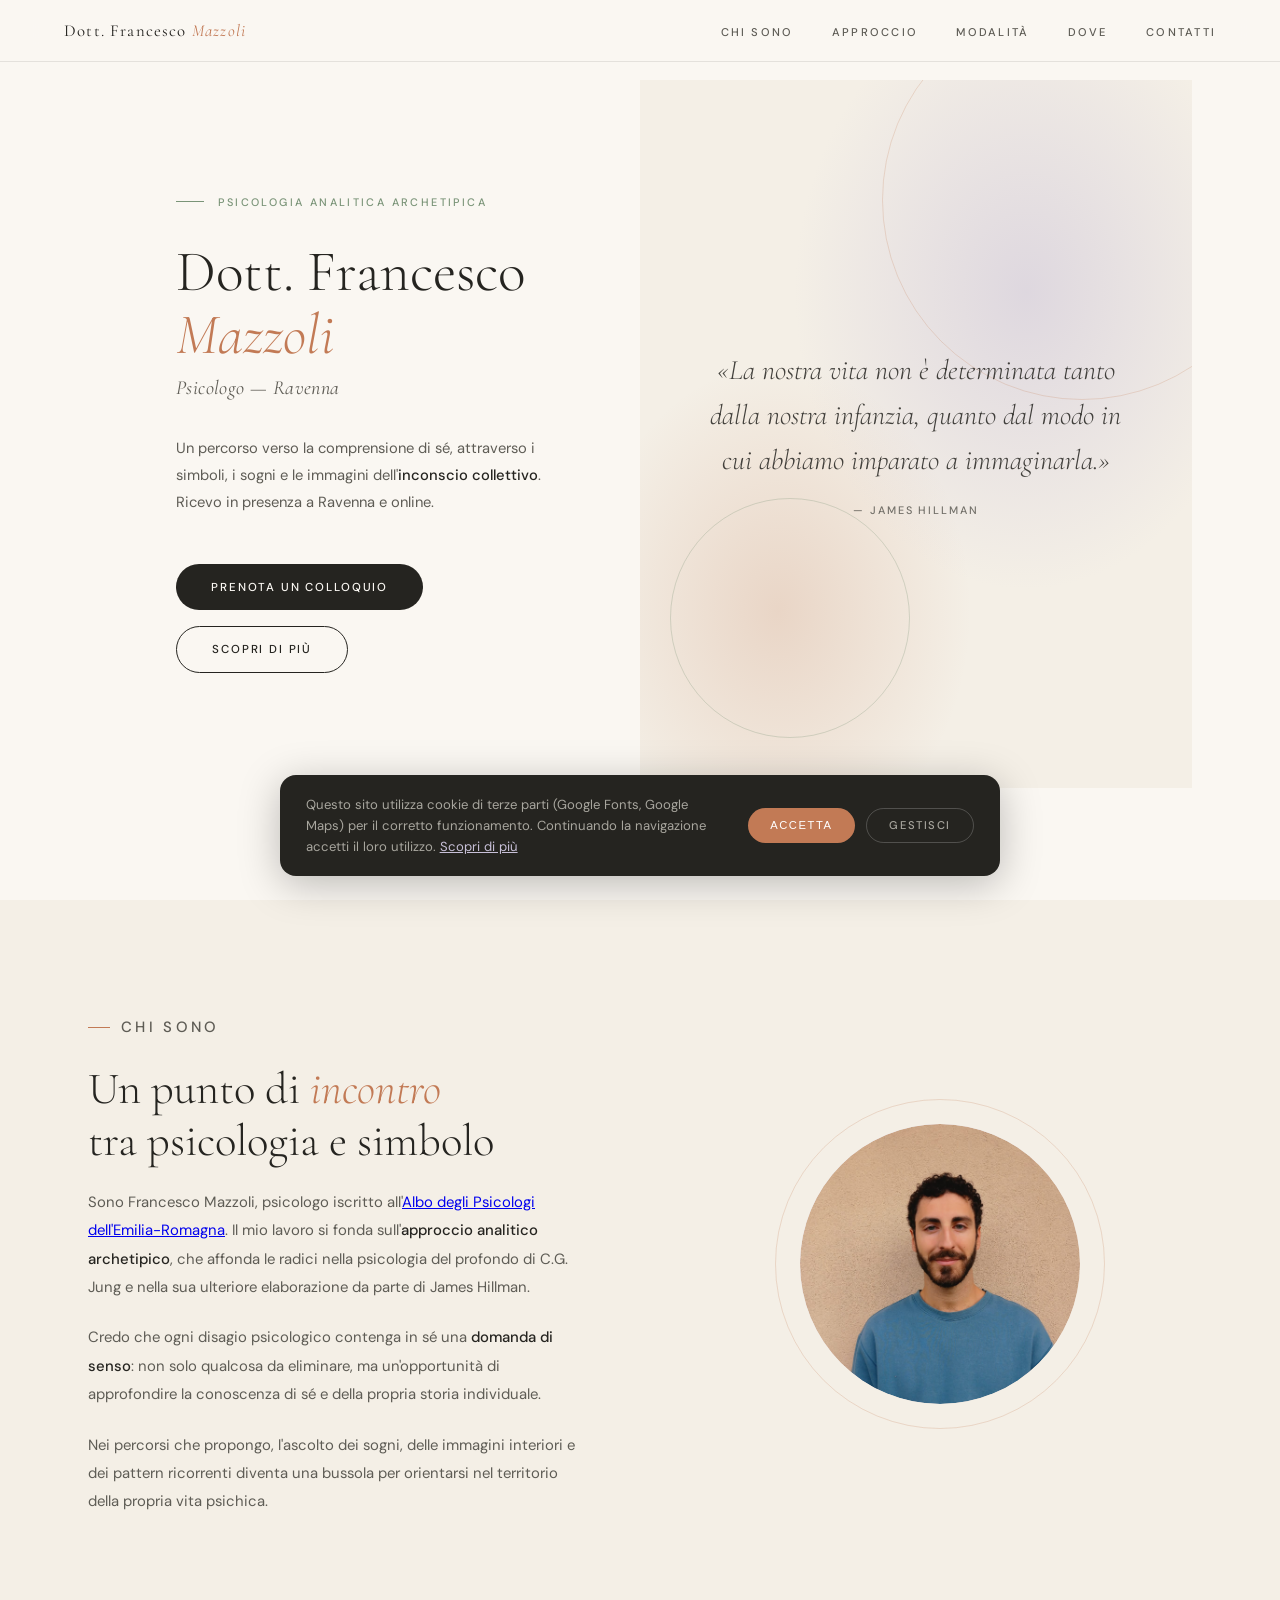
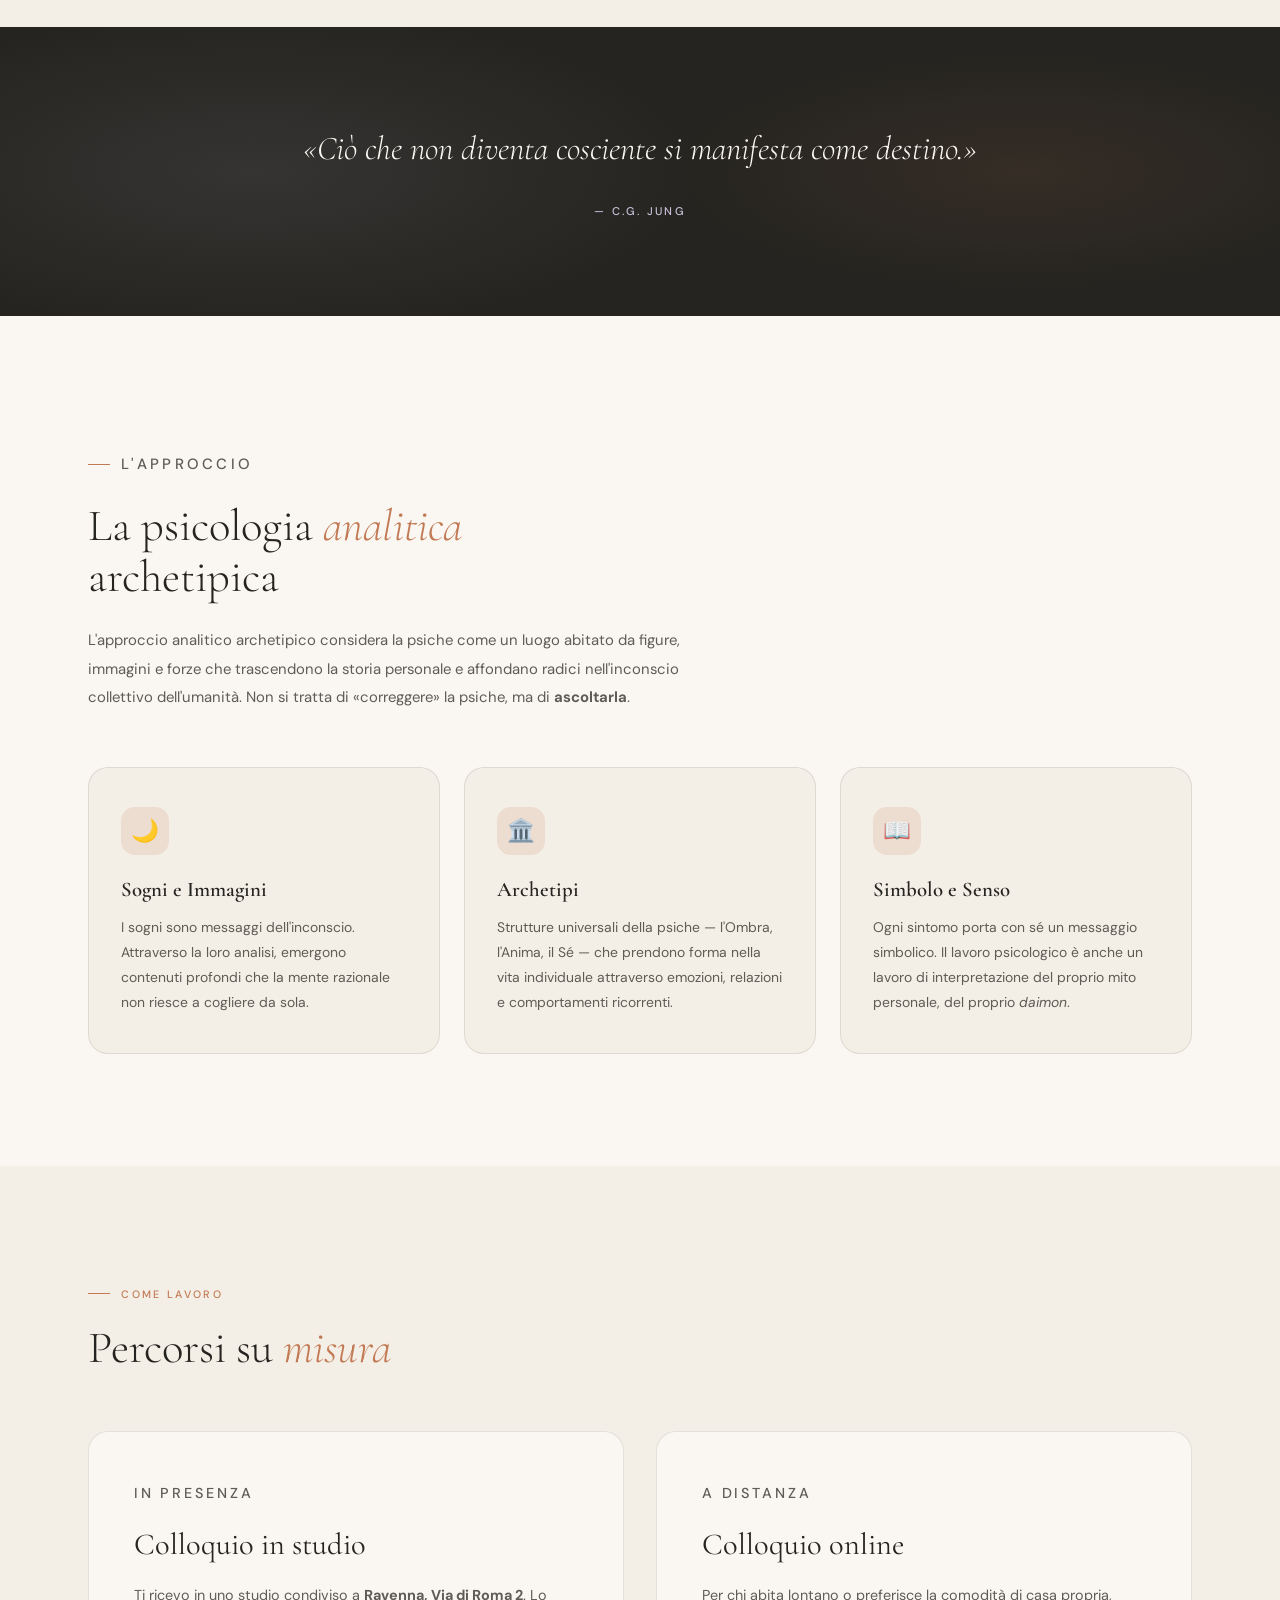
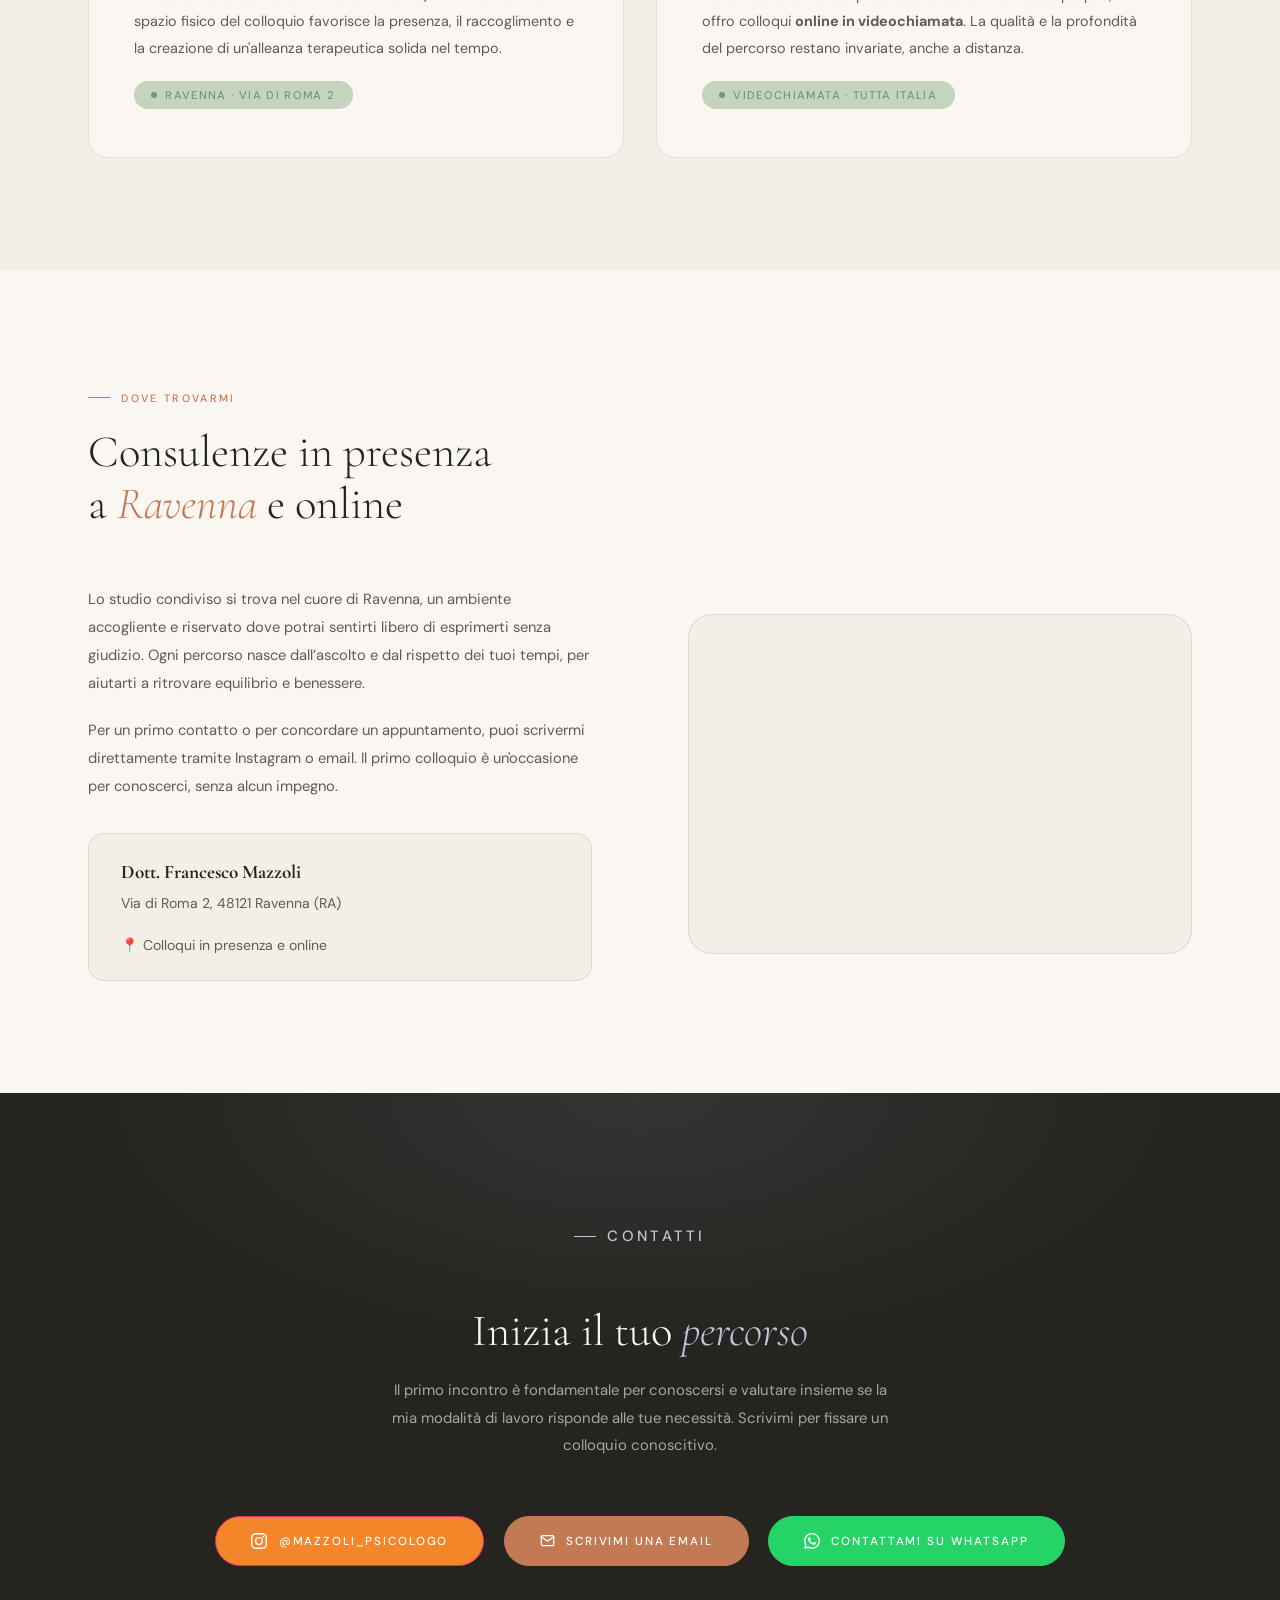
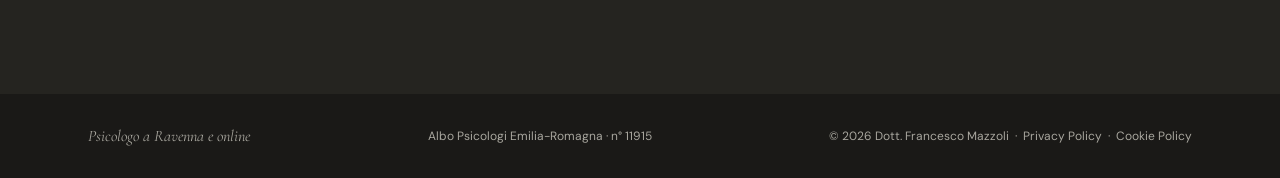
<file: index.html>
<!DOCTYPE html>
<html lang="it">
<head>
  <meta charset="UTF-8" />
  <meta name="viewport" content="width=device-width, initial-scale=1.0" />
  <meta name="google-site-verification" content="U8VIvB9cxFN0WxZKDUfyfl1Av56GmzN0woaAmoyqN2c" />
  <title>Dott. Francesco Mazzoli — Psicologo</title>
  <link href="https://fonts.googleapis.com/css2?family=Cormorant+Garamond:ital,wght@0,300;0,400;0,600;1,300;1,400;1,600&family=DM+Sans:opsz,wght@9..40,300;9..40,400;9..40,500&display=swap" rel="stylesheet" />
  <link rel="stylesheet" href="style.css" />
</head>
<body>

<!-- NAVBAR -->
<nav>
  <a class="nav-brand" href="#">Dott. Francesco <span>Mazzoli</span></a>
  <ul class="nav-links">
    <li><a href="#chi-sono">Chi sono</a></li>
    <li><a href="#approccio">Approccio</a></li>
    <li><a href="#modalita">Modalità</a></li>
    <li><a href="#dove">Dove</a></li>
    <li><a href="#contatti">Contatti</a></li>
  </ul>
    <button class="hamburger" aria-label="Apri menu" aria-expanded="false">
    <span></span>
    <span></span>
    <span></span>
  </button>
</nav>

<!-- MOBILE MENU OVERLAY -->
<div class="mobile-menu" aria-hidden="true">
  <ul>
    <li><a href="#chi-sono">Chi sono</a></li>
    <li><a href="#approccio">Approccio</a></li>
    <li><a href="#modalita">Modalità</a></li>
    <li><a href="#dove">Dove</a></li>
    <li><a href="#contatti">Contatti</a></li>
  </ul>
</div>

<!-- HERO -->
<section class="hero">
  <div class="hero-left">
    <p class="eyebrow">Psicologia Analitica Archetipica</p>
    <h1>Dott. Francesco<br><em>Mazzoli</em></h1>
    <p class="hero-role">Psicologo — Ravenna</p>
    <p class="hero-desc">
      Un percorso verso la comprensione di sé, attraverso i simboli, i sogni e le immagini
      dell'<strong>inconscio collettivo</strong>. Ricevo in presenza a Ravenna e online.
    </p>
    <div class="btn-row">
      <a class="btn btn-primary" href="#contatti">Prenota un colloquio</a>
      <a class="btn btn-secondary" href="#chi-sono">Scopri di più</a>
    </div>
  </div>
  <div class="hero-right" aria-hidden="true">
    <div class="deco-circle dc1"></div>
    <div class="deco-circle dc2"></div>
    <div class="hero-quote">
      «La nostra vita non è determinata tanto dalla nostra infanzia, quanto dal modo in cui abbiamo imparato a immaginarla.»
      <cite>— James Hillman</cite>
    </div>
  </div>
</section>

<!-- CHI SONO -->
<section id="chi-sono">
  <div class="about-text reveal">
    <p class="section-tag">Chi sono</p>
    <h2>Un punto di <em>incontro</em><br>tra psicologia e simbolo</h2>
    <br>
    <p>
      Sono Francesco Mazzoli, psicologo iscritto all'<a href="https://www.ordinepsicologier.it/it/albo/11915a-francesco-mazzoli" target="_blank" rel="noopener noreferrer">Albo degli Psicologi dell'Emilia-Romagna</a>.
      Il mio lavoro si fonda sull'<strong>approccio analitico archetipico</strong>, che affonda le radici
      nella psicologia del profondo di C.G. Jung e nella sua ulteriore elaborazione da parte
      di James Hillman.
    </p>
    <p>
      Credo che ogni disagio psicologico contenga in sé una <strong>domanda di senso</strong>: non solo
      qualcosa da eliminare, ma un'opportunità di approfondire la conoscenza di sé e della
      propria storia individuale.
    </p>
    <p>
      Nei percorsi che propongo, l'ascolto dei sogni, delle immagini interiori e dei pattern
      ricorrenti diventa una bussola per orientarsi nel territorio della propria vita psichica.
    </p>
  </div>
  <div class="about-visual reveal">
    <div class="avatar-ring"></div>
    <div class="avatar-wrap">
      <img src="foto_francesco_mazzoli.jpg.jpeg" alt="Dott. Francesco Mazzoli" />
    </div>
  </div>
</section>

<!-- QUOTE BAND -->
<div class="quote-band">
  <blockquote>
    «Ciò che non diventa cosciente si manifesta come destino.»
  </blockquote>
  <cite>— C.G. Jung</cite>
</div>

<!-- APPROCCIO -->
<section id="approccio">
  <div class="approach-intro reveal">
    <p class="section-tag">L'Approccio</p>
    <h2>La psicologia <em>analitica</em><br>archetipica</h2>
    <p>
      L'approccio analitico archetipico considera la psiche come un luogo abitato da figure,
      immagini e forze che trascendono la storia personale e affondano radici nell'inconscio
      collettivo dell'umanità. Non si tratta di «correggere» la psiche, ma di <strong>ascoltarla</strong>.
    </p>
  </div>
  <div class="cards">
    <div class="card reveal">
      <div class="card-icon">🌙</div>
      <h3>Sogni e Immagini</h3>
      <p>I sogni sono messaggi dell'inconscio. Attraverso la loro analisi, emergono contenuti profondi che la mente razionale non riesce a cogliere da sola.</p>
    </div>
    <div class="card reveal">
      <div class="card-icon">🏛️</div>
      <h3>Archetipi</h3>
      <p>Strutture universali della psiche — l'Ombra, l'Anima, il Sé — che prendono forma nella vita individuale attraverso emozioni, relazioni e comportamenti ricorrenti.</p>
    </div>
    <div class="card reveal">
      <div class="card-icon">📖</div>
      <h3>Simbolo e Senso</h3>
      <p>Ogni sintomo porta con sé un messaggio simbolico. Il lavoro psicologico è anche un lavoro di interpretazione del proprio mito personale, del proprio <em>daimon</em>.</p>
    </div>
  </div>
</section>

<!-- MODALITÀ -->
<section id="modalita">
  <div class="reveal">
    <p class="section-tag">Come lavoro</p>
    <h2>Percorsi su <em>misura</em></h2>
  </div>
  <div class="modality-grid">
    <div class="modality-card reveal">
      <p class="modality-label">In presenza</p>
      <h3>Colloquio in studio</h3>
      <p>
        Ti ricevo in uno studio condiviso a <strong>Ravenna, Via di Roma 2</strong>. Lo spazio fisico del
        colloquio favorisce la presenza, il raccoglimento e la creazione di un'alleanza
        terapeutica solida nel tempo.
      </p>
      <span class="modality-pill">Ravenna · Via di Roma 2</span>
    </div>
    <div class="modality-card reveal">
      <p class="modality-label">A distanza</p>
      <h3>Colloquio online</h3>
      <p>
        Per chi abita lontano o preferisce la comodità di casa propria, offro colloqui
        <strong>online in videochiamata</strong>. La qualità e la profondità del percorso
        restano invariate, anche a distanza.
      </p>
      <span class="modality-pill">Videochiamata · Tutta Italia</span>
    </div>
  </div>
</section>

<!-- DOVE -->
<section id="dove">
  <div class="reveal">
    <p class="section-tag">Dove trovarmi</p>
    <h2>Consulenze in presenza <br>a <em>Ravenna</em> e online</h2>
  </div>
  <div class="location-wrap">
    <div class="location-info reveal">
      <p>
        Lo studio condiviso si trova nel cuore di Ravenna, un ambiente accogliente e riservato
        dove potrai sentirti libero di esprimerti senza giudizio.
        Ogni percorso nasce dall’ascolto e dal rispetto dei tuoi tempi, per aiutarti a ritrovare equilibrio e benessere.
      </p>
      <p>
        Per un primo contatto o per concordare un appuntamento, puoi scrivermi direttamente
        tramite Instagram o email. Il primo colloquio è un'occasione per conoscerci, senza
        alcun impegno.
      </p>
      <address>
        <strong>Dott. Francesco Mazzoli</strong>
        <span>Via di Roma 2, 48121 Ravenna (RA)</span><br><br>
        <span>📍 Colloqui in presenza e online</span>
      </address>
    </div>
    <div class="map-placeholder reveal">
      <iframe
        src="https://www.google.com/maps/embed?pb=!1m18!1m12!1m3!1d2847.6!2d12.19897!3d44.41751!2m3!1f0!2f0!3f0!3m2!1i1024!2i768!4f13.1!3m3!1m2!1s0x132d61b6f5e0a7c5%3A0xa3e7b2f7c1d5e0b0!2sVia%20di%20Roma%2C%202%2C%2048121%20Ravenna%20RA!5e0!3m2!1sit!2sit!4v1710950000000!5m2!1sit!2sit"
        allowfullscreen="" loading="lazy"
        referrerpolicy="no-referrer-when-downgrade"
        title="Studio Francesco Mazzoli – Via di Roma 2, Ravenna">
      </iframe>
    </div>
  </div>
</section>

<!-- CONTATTI -->
<section id="contatti">
  <p class="section-tag">Contatti</p>
  <h2>Inizia il tuo <em>percorso</em></h2>
  <p>
    Il primo incontro è fondamentale per conoscersi e valutare insieme se la mia modalità di lavoro risponde alle tue necessità.
    Scrivimi per fissare un colloquio conoscitivo.
  </p>
  <div class="contact-links">
    <a class="cl-instagram" href="https://www.instagram.com/mazzoli_psicologo/" target="_blank" rel="noopener">
      <svg xmlns="http://www.w3.org/2000/svg" width="16" height="16" fill="currentColor" class="bi bi-instagram" viewBox="0 0 16 16">
  <path d="M8 0C5.829 0 5.556.01 4.703.048 3.85.088 3.269.222 2.76.42a3.9 3.9 0 0 0-1.417.923A3.9 3.9 0 0 0 .42 2.76C.222 3.268.087 3.85.048 4.7.01 5.555 0 5.827 0 8.001c0 2.172.01 2.444.048 3.297.04.852.174 1.433.372 1.942.205.526.478.972.923 1.417.444.445.89.719 1.416.923.51.198 1.09.333 1.942.372C5.555 15.99 5.827 16 8 16s2.444-.01 3.298-.048c.851-.04 1.434-.174 1.943-.372a3.9 3.9 0 0 0 1.416-.923c.445-.445.718-.891.923-1.417.197-.509.332-1.09.372-1.942C15.99 10.445 16 10.173 16 8s-.01-2.445-.048-3.299c-.04-.851-.175-1.433-.372-1.941a3.9 3.9 0 0 0-.923-1.417A3.9 3.9 0 0 0 13.24.42c-.51-.198-1.092-.333-1.943-.372C10.443.01 10.172 0 7.998 0zm-.717 1.442h.718c2.136 0 2.389.007 3.232.046.78.035 1.204.166 1.486.275.373.145.64.319.92.599s.453.546.598.92c.11.281.24.705.275 1.485.039.843.047 1.096.047 3.231s-.008 2.389-.047 3.232c-.035.78-.166 1.203-.275 1.485a2.5 2.5 0 0 1-.599.919c-.28.28-.546.453-.92.598-.28.11-.704.24-1.485.276-.843.038-1.096.047-3.232.047s-2.39-.009-3.233-.047c-.78-.036-1.203-.166-1.485-.276a2.5 2.5 0 0 1-.92-.598 2.5 2.5 0 0 1-.6-.92c-.109-.281-.24-.705-.275-1.485-.038-.843-.046-1.096-.046-3.233s.008-2.388.046-3.231c.036-.78.166-1.204.276-1.486.145-.373.319-.64.599-.92s.546-.453.92-.598c.282-.11.705-.24 1.485-.276.738-.034 1.024-.044 2.515-.045zm4.988 1.328a.96.96 0 1 0 0 1.92.96.96 0 0 0 0-1.92m-4.27 1.122a4.109 4.109 0 1 0 0 8.217 4.109 4.109 0 0 0 0-8.217m0 1.441a2.667 2.667 0 1 1 0 5.334 2.667 2.667 0 0 1 0-5.334"/>
      </svg>
      @mazzoli_psicologo
    </a>
    <a class="cl-email" href="mailto:francesco_mazzoli3@libero.it">
      <svg width="15" height="15" viewBox="0 0 24 24" fill="none" stroke="currentColor" stroke-width="2" stroke-linecap="round" stroke-linejoin="round">
        <path d="M4 4h16c1.1 0 2 .9 2 2v12c0 1.1-.9 2-2 2H4c-1.1 0-2-.9-2-2V6c0-1.1.9-2 2-2z"/>
        <polyline points="22,6 12,13 2,6"/>
      </svg>
      Scrivimi una email
    </a>
    <a class="cl-whatsapp" href="https://wa.me/3394337310" target="_blank" rel="noopener">
    <svg xmlns="http://www.w3.org/2000/svg" width="16" height="16" fill="currentColor" class="bi bi-whatsapp" viewBox="0 0 16 16">
  <path d="M13.601 2.326A7.85 7.85 0 0 0 7.994 0C3.627 0 .068 3.558.064 7.926c0 1.399.366 2.76 1.057 3.965L0 16l4.204-1.102a7.9 7.9 0 0 0 3.79.965h.004c4.368 0 7.926-3.558 7.93-7.93A7.9 7.9 0 0 0 13.6 2.326zM7.994 14.521a6.6 6.6 0 0 1-3.356-.92l-.24-.144-2.494.654.666-2.433-.156-.251a6.56 6.56 0 0 1-1.007-3.505c0-3.626 2.957-6.584 6.591-6.584a6.56 6.56 0 0 1 4.66 1.931 6.56 6.56 0 0 1 1.928 4.66c-.004 3.639-2.961 6.592-6.592 6.592m3.615-4.934c-.197-.099-1.17-.578-1.353-.646-.182-.065-.315-.099-.445.099-.133.197-.513.646-.627.775-.114.133-.232.148-.43.05-.197-.1-.836-.308-1.592-.985-.59-.525-.985-1.175-1.103-1.372-.114-.198-.011-.304.088-.403.087-.088.197-.232.296-.346.1-.114.133-.198.198-.33.065-.134.034-.248-.015-.347-.05-.099-.445-1.076-.612-1.47-.16-.389-.323-.335-.445-.34-.114-.007-.247-.007-.38-.007a.73.73 0 0 0-.529.247c-.182.198-.691.677-.691 1.654s.71 1.916.81 2.049c.098.133 1.394 2.132 3.383 2.992.47.205.84.326 1.129.418.475.152.904.129 1.246.08.38-.058 1.171-.48 1.338-.943.164-.464.164-.86.114-.943-.049-.084-.182-.133-.38-.232"/>
    </svg>
      Contattami su WhatsApp
    </a>
  </div>
</section>

<!-- FOOTER -->
<footer>
  <span class="footer-brand">Psicologo a Ravenna e online</span>
  <p>Albo Psicologi Emilia-Romagna · n° 11915</p>
  <p>© 2026 Dott. Francesco Mazzoli &nbsp;·&nbsp; <a href="privacy.html">Privacy Policy</a> &nbsp;·&nbsp; <a href="cookie.html">Cookie Policy</a></p>
</footer>

<script src="script.js"></script>
</body>
</html>

<!-- BANNER COOKIE -->
<div class="cookie-banner" id="cookieBanner">
  <p>
    Questo sito utilizza cookie di terze parti (Google Fonts, Google Maps) per il corretto funzionamento.
    Continuando la navigazione accetti il loro utilizzo.
    <a href="cookie.html">Scopri di più</a>
  </p>
  <div class="cookie-actions">
    <button class="cookie-btn cookie-accept" onclick="acceptCookies()">Accetta</button>
    <a class="cookie-btn cookie-decline" href="cookie.html">Gestisci</a>
  </div>
</div>
</file>
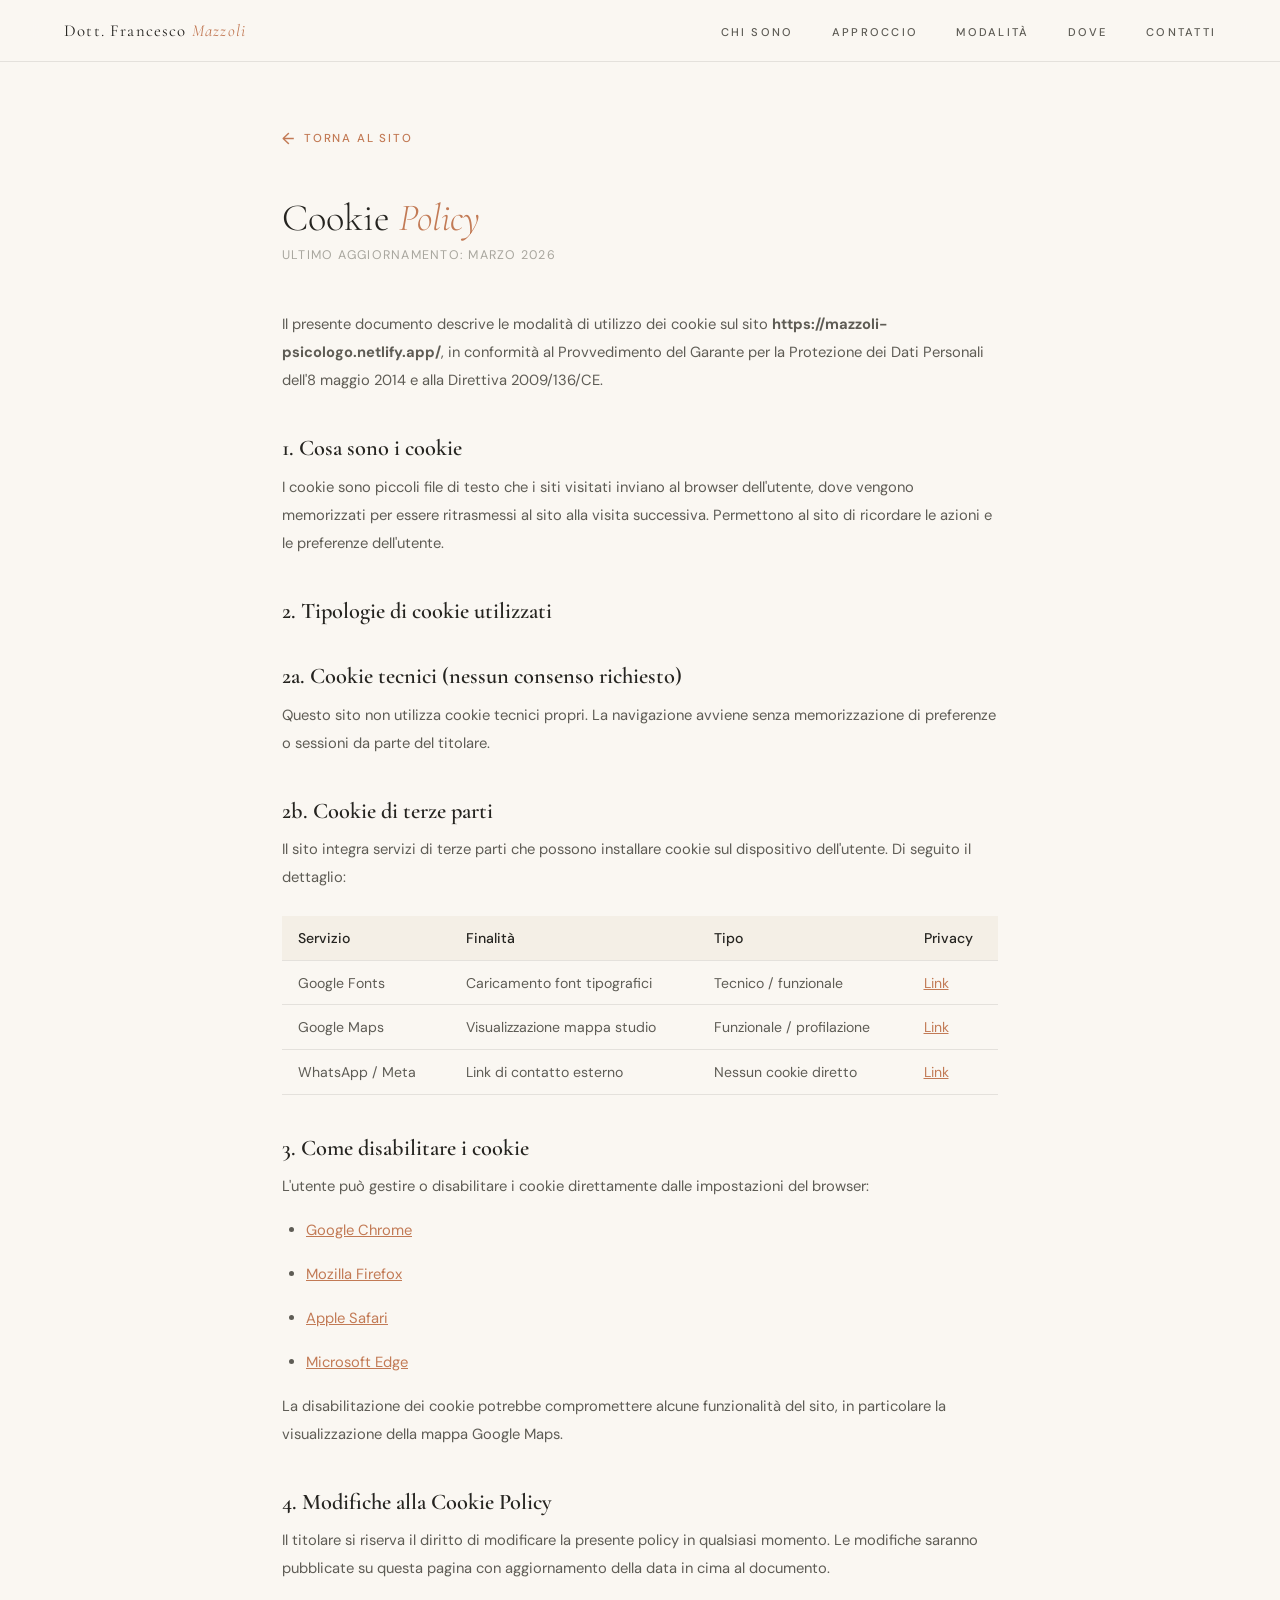
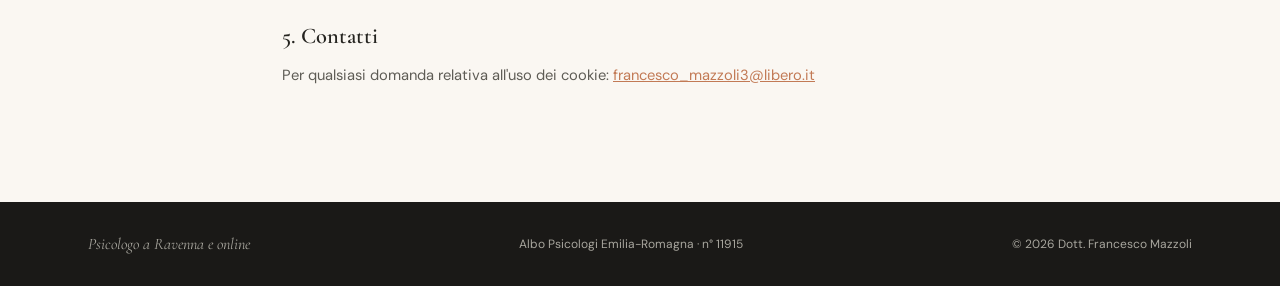
<file: cookie.html>
<!DOCTYPE html>
<html lang="it">
<head>
  <meta charset="UTF-8" />
  <meta name="viewport" content="width=device-width, initial-scale=1.0" />
  <title>Cookie Policy — Dott. Francesco Mazzoli</title>
  <link href="https://fonts.googleapis.com/css2?family=Cormorant+Garamond:ital,wght@0,300;0,400;0,600;1,300;1,400;1,600&family=DM+Sans:opsz,wght@9..40,300;9..40,400;9..40,500&display=swap" rel="stylesheet" />
  <link rel="stylesheet" href="style.css" />
  <style>
    .legal-page {
      max-width: 780px;
      margin: 0 auto;
      padding: 8rem 2rem 6rem;
    }
    .legal-page h1 {
      font-family: 'Cormorant Garamond', serif;
      font-size: clamp(2rem, 3vw, 3rem);
      font-weight: 300;
      margin-bottom: 0.5rem;
    }
    .legal-page h1 em { color: var(--terracotta); font-style: italic; }
    .legal-page .updated {
      font-size: .78rem; color: var(--soft);
      letter-spacing: .1em; text-transform: uppercase;
      margin-bottom: 3rem; display: block;
    }
    .legal-page h2 {
      font-family: 'Cormorant Garamond', serif;
      font-size: 1.4rem; font-weight: 600;
      margin: 2.5rem 0 0.8rem;
      color: var(--charcoal);
    }
    .legal-page p, .legal-page li {
      font-size: .92rem; line-height: 1.9;
      color: var(--mid); margin-bottom: 1rem;
    }
    .legal-page ul { padding-left: 1.5rem; margin-bottom: 1rem; }
    .legal-page a { color: var(--terracotta); }
    .legal-page table {
      width: 100%; border-collapse: collapse;
      margin: 1.5rem 0; font-size: .88rem;
    }
    .legal-page th {
      background: var(--cream); padding: .8rem 1rem;
      text-align: left; font-weight: 500;
      border-bottom: 1px solid var(--line);
      color: var(--charcoal);
    }
    .legal-page td {
      padding: .8rem 1rem; border-bottom: 1px solid var(--line);
      color: var(--mid); vertical-align: top;
    }
    .back-link {
      display: inline-flex; align-items: center; gap: .5rem;
      font-size: .72rem; font-weight: 500; letter-spacing: .16em;
      text-transform: uppercase; color: var(--mid);
      text-decoration: none; margin-bottom: 3rem;
      transition: color .2s;
    }
    .back-link:hover { color: var(--charcoal); }
    .back-link::before { content: '←'; font-size: 1rem; }
  </style>
</head>
<body>

<nav>
  <a class="nav-brand" href="index.html">Dott. Francesco <span>Mazzoli</span></a>
  <ul class="nav-links">
    <li><a href="index.html#chi-sono">Chi sono</a></li>
    <li><a href="index.html#approccio">Approccio</a></li>
    <li><a href="index.html#modalita">Modalità</a></li>
    <li><a href="index.html#dove">Dove</a></li>
    <li><a href="index.html#contatti">Contatti</a></li>
  </ul>
</nav>

<div class="legal-page">
  <a class="back-link" href="index.html">Torna al sito</a>

  <h1>Cookie <em>Policy</em></h1>
  <span class="updated">Ultimo aggiornamento: marzo 2026</span>

  <p>
    Il presente documento descrive le modalità di utilizzo dei cookie sul sito
    <strong>https://mazzoli-psicologo.netlify.app/</strong>, in conformità al Provvedimento del Garante per la Protezione
    dei Dati Personali dell'8 maggio 2014 e alla Direttiva 2009/136/CE.
  </p>

  <h2>1. Cosa sono i cookie</h2>
  <p>
    I cookie sono piccoli file di testo che i siti visitati inviano al browser dell'utente,
    dove vengono memorizzati per essere ritrasmessi al sito alla visita successiva.
    Permettono al sito di ricordare le azioni e le preferenze dell'utente.
  </p>

  <h2>2. Tipologie di cookie utilizzati</h2>

  <h2>2a. Cookie tecnici (nessun consenso richiesto)</h2>
  <p>
    Questo sito non utilizza cookie tecnici propri. La navigazione avviene senza
    memorizzazione di preferenze o sessioni da parte del titolare.
  </p>

  <h2>2b. Cookie di terze parti</h2>
  <p>
    Il sito integra servizi di terze parti che possono installare cookie sul dispositivo
    dell'utente. Di seguito il dettaglio:
  </p>

  <table>
    <thead>
      <tr>
        <th>Servizio</th>
        <th>Finalità</th>
        <th>Tipo</th>
        <th>Privacy</th>
      </tr>
    </thead>
    <tbody>
      <tr>
        <td>Google Fonts</td>
        <td>Caricamento font tipografici</td>
        <td>Tecnico / funzionale</td>
        <td><a href="https://policies.google.com/privacy" target="_blank" rel="noopener">Link</a></td>
      </tr>
      <tr>
        <td>Google Maps</td>
        <td>Visualizzazione mappa studio</td>
        <td>Funzionale / profilazione</td>
        <td><a href="https://policies.google.com/privacy" target="_blank" rel="noopener">Link</a></td>
      </tr>
      <tr>
        <td>WhatsApp / Meta</td>
        <td>Link di contatto esterno</td>
        <td>Nessun cookie diretto</td>
        <td><a href="https://www.whatsapp.com/legal/privacy-policy" target="_blank" rel="noopener">Link</a></td>
      </tr>
    </tbody>
  </table>

  <h2>3. Come disabilitare i cookie</h2>
  <p>
    L'utente può gestire o disabilitare i cookie direttamente dalle impostazioni del browser:
  </p>
  <ul>
    <li><a href="https://support.google.com/chrome/answer/95647" target="_blank" rel="noopener">Google Chrome</a></li>
    <li><a href="https://support.mozilla.org/it/kb/Attivare%20e%20disattivare%20i%20cookie" target="_blank" rel="noopener">Mozilla Firefox</a></li>
    <li><a href="https://support.apple.com/it-it/guide/safari/sfri11471/mac" target="_blank" rel="noopener">Apple Safari</a></li>
    <li><a href="https://support.microsoft.com/it-it/microsoft-edge/eliminare-i-cookie-in-microsoft-edge-63947406-40ac-c3b8-57b9-2a946a29ae09" target="_blank" rel="noopener">Microsoft Edge</a></li>
  </ul>
  <p>
    La disabilitazione dei cookie potrebbe compromettere alcune funzionalità del sito,
    in particolare la visualizzazione della mappa Google Maps.
  </p>

  <h2>4. Modifiche alla Cookie Policy</h2>
  <p>
    Il titolare si riserva il diritto di modificare la presente policy in qualsiasi momento.
    Le modifiche saranno pubblicate su questa pagina con aggiornamento della data in cima al documento.
  </p>

  <h2>5. Contatti</h2>
  <p>
    Per qualsiasi domanda relativa all'uso dei cookie:
    <a href="mailto:francesco_mazzoli3@libero.it">francesco_mazzoli3@libero.it</a>
  </p>
</div>

<footer>
  <span class="footer-brand">Psicologo a Ravenna e online</span>
  <p>Albo Psicologi Emilia-Romagna · n° 11915</p>
  <p>© 2026 Dott. Francesco Mazzoli</p>
</footer>

</body>
</html>
</file>
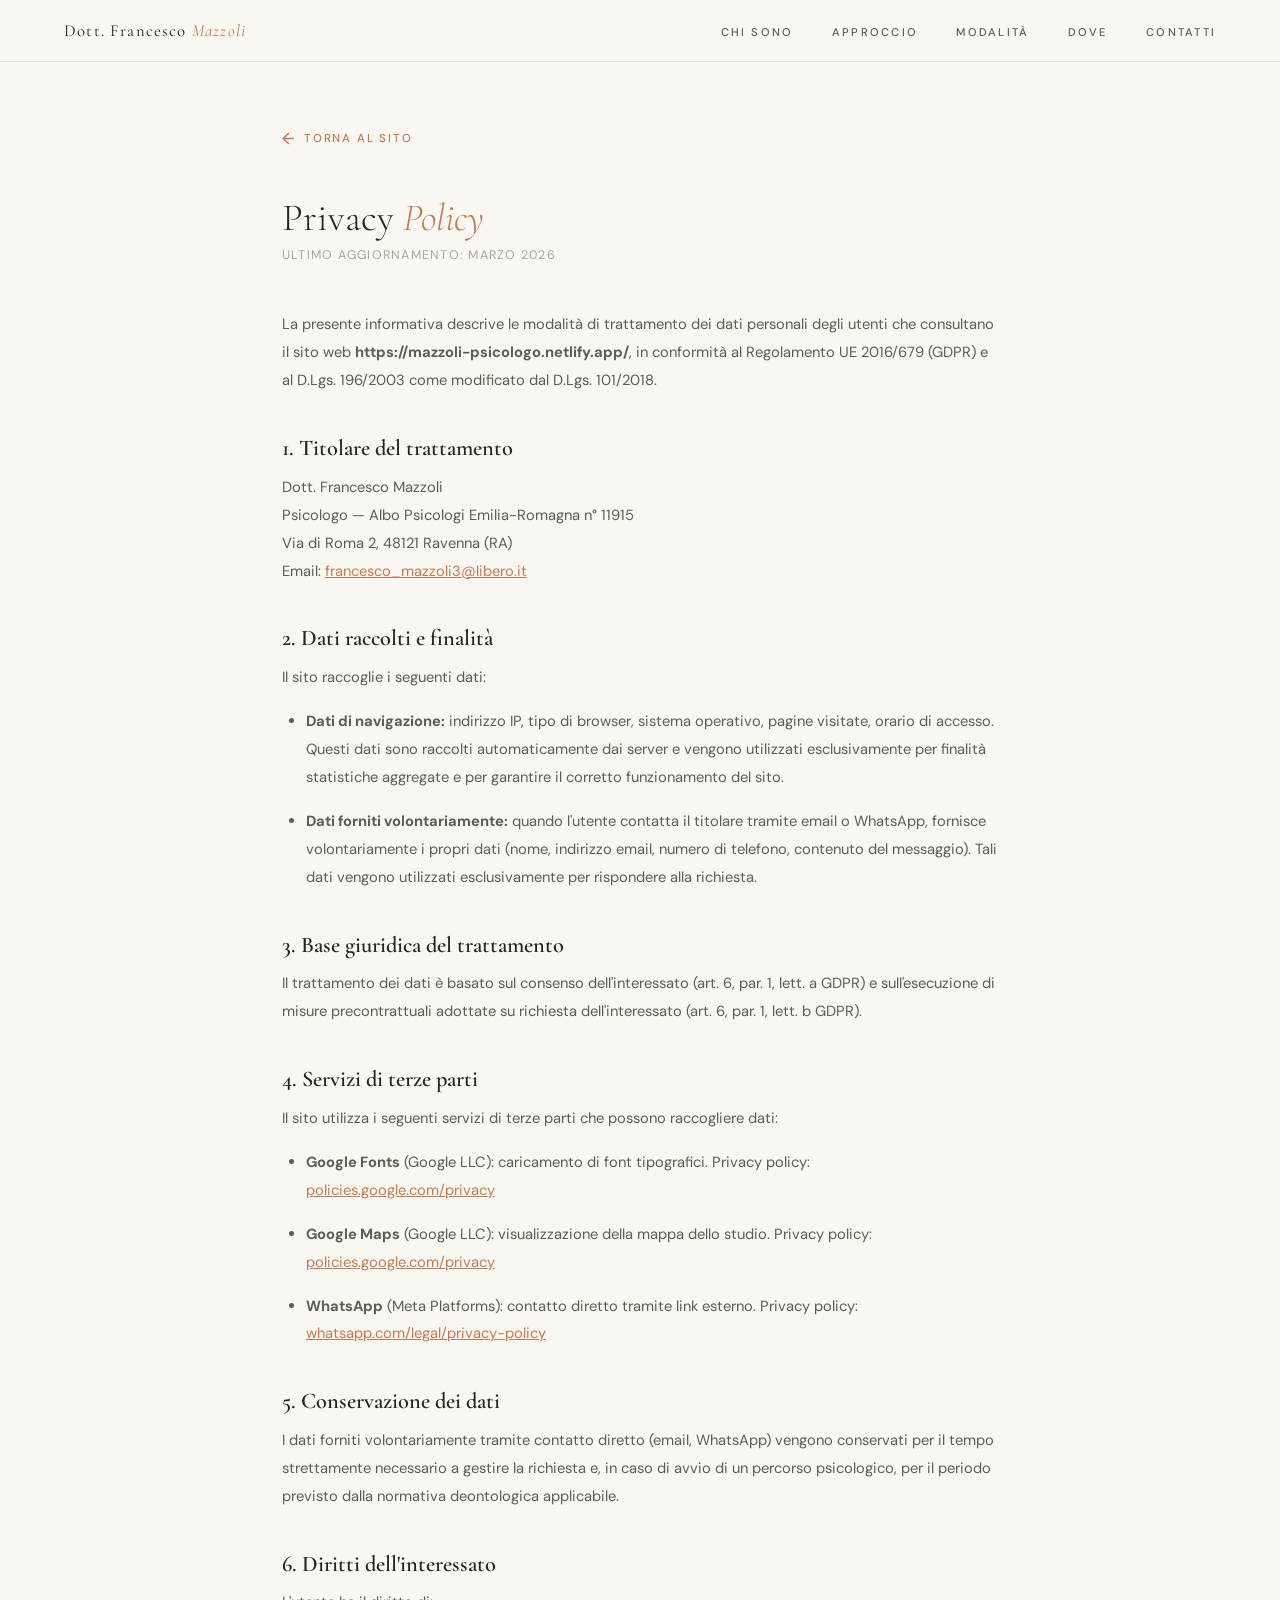
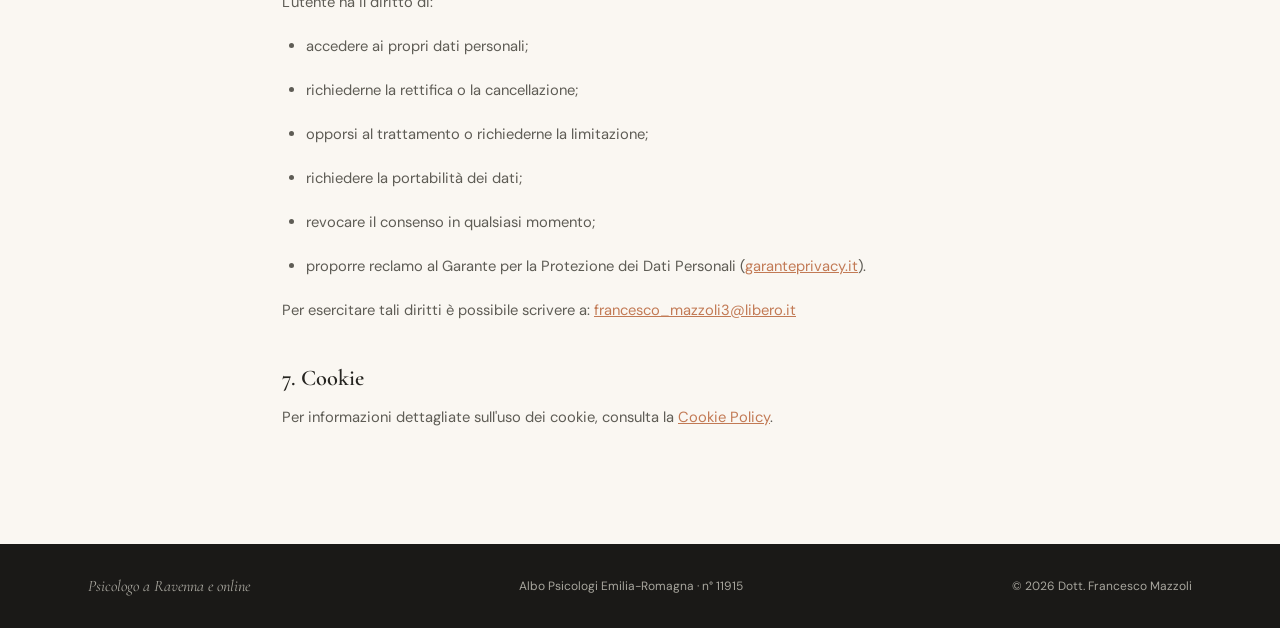
<file: privacy.html>
<!DOCTYPE html>
<html lang="it">
<head>
  <meta charset="UTF-8" />
  <meta name="viewport" content="width=device-width, initial-scale=1.0" />
  <title>Privacy Policy — Dott. Francesco Mazzoli</title>
  <link href="https://fonts.googleapis.com/css2?family=Cormorant+Garamond:ital,wght@0,300;0,400;0,600;1,300;1,400;1,600&family=DM+Sans:opsz,wght@9..40,300;9..40,400;9..40,500&display=swap" rel="stylesheet" />
  <link rel="stylesheet" href="style.css" />
  <style>
    .legal-page {
      max-width: 780px;
      margin: 0 auto;
      padding: 8rem 2rem 6rem;
    }
    .legal-page h1 {
      font-family: 'Cormorant Garamond', serif;
      font-size: clamp(2rem, 3vw, 3rem);
      font-weight: 300;
      margin-bottom: 0.5rem;
    }
    .legal-page h1 em { color: var(--terracotta); font-style: italic; }
    .legal-page .updated {
      font-size: .78rem; color: var(--soft);
      letter-spacing: .1em; text-transform: uppercase;
      margin-bottom: 3rem; display: block;
    }
    .legal-page h2 {
      font-family: 'Cormorant Garamond', serif;
      font-size: 1.4rem; font-weight: 600;
      margin: 2.5rem 0 0.8rem;
      color: var(--charcoal);
    }
    .legal-page p, .legal-page li {
      font-size: .92rem; line-height: 1.9;
      color: var(--mid); margin-bottom: 1rem;
    }
    .legal-page ul { padding-left: 1.5rem; margin-bottom: 1rem; }
    .legal-page a { color: var(--terracotta); }
    .back-link {
      display: inline-flex; align-items: center; gap: .5rem;
      font-size: .72rem; font-weight: 500; letter-spacing: .16em;
      text-transform: uppercase; color: var(--mid);
      text-decoration: none; margin-bottom: 3rem;
      transition: color .2s;
    }
    .back-link:hover { color: var(--charcoal); }
    .back-link::before { content: '←'; font-size: 1rem; }
  </style>
</head>
<body>

<nav>
  <a class="nav-brand" href="index.html">Dott. Francesco <span>Mazzoli</span></a>
  <ul class="nav-links">
    <li><a href="index.html#chi-sono">Chi sono</a></li>
    <li><a href="index.html#approccio">Approccio</a></li>
    <li><a href="index.html#modalita">Modalità</a></li>
    <li><a href="index.html#dove">Dove</a></li>
    <li><a href="index.html#contatti">Contatti</a></li>
  </ul>
</nav>

<div class="legal-page">
  <a class="back-link" href="index.html">Torna al sito</a>

  <h1>Privacy <em>Policy</em></h1>
  <span class="updated">Ultimo aggiornamento: marzo 2026</span>

  <p>
    La presente informativa descrive le modalità di trattamento dei dati personali degli utenti
    che consultano il sito web <strong>https://mazzoli-psicologo.netlify.app/</strong>, in conformità al Regolamento UE 2016/679
    (GDPR) e al D.Lgs. 196/2003 come modificato dal D.Lgs. 101/2018.
  </p>

  <h2>1. Titolare del trattamento</h2>
  <p>
    Dott. Francesco Mazzoli<br>
    Psicologo — Albo Psicologi Emilia-Romagna n° 11915<br>
    Via di Roma 2, 48121 Ravenna (RA)<br>
    Email: <a href="mailto:francesco_mazzoli3@libero.it">francesco_mazzoli3@libero.it</a>
  </p>

  <h2>2. Dati raccolti e finalità</h2>
  <p>Il sito raccoglie i seguenti dati:</p>
  <ul>
    <li>
      <strong>Dati di navigazione:</strong> indirizzo IP, tipo di browser, sistema operativo,
      pagine visitate, orario di accesso. Questi dati sono raccolti automaticamente dai server
      e vengono utilizzati esclusivamente per finalità statistiche aggregate e per garantire
      il corretto funzionamento del sito.
    </li>
    <li>
      <strong>Dati forniti volontariamente:</strong> quando l'utente contatta il titolare
      tramite email o WhatsApp, fornisce volontariamente i propri dati (nome, indirizzo email,
      numero di telefono, contenuto del messaggio). Tali dati vengono utilizzati esclusivamente
      per rispondere alla richiesta.
    </li>
  </ul>

  <h2>3. Base giuridica del trattamento</h2>
  <p>
    Il trattamento dei dati è basato sul consenso dell'interessato (art. 6, par. 1, lett. a GDPR)
    e sull'esecuzione di misure precontrattuali adottate su richiesta dell'interessato
    (art. 6, par. 1, lett. b GDPR).
  </p>

  <h2>4. Servizi di terze parti</h2>
  <p>Il sito utilizza i seguenti servizi di terze parti che possono raccogliere dati:</p>
  <ul>
    <li>
      <strong>Google Fonts</strong> (Google LLC): caricamento di font tipografici.
      Privacy policy: <a href="https://policies.google.com/privacy" target="_blank" rel="noopener">policies.google.com/privacy</a>
    </li>
    <li>
      <strong>Google Maps</strong> (Google LLC): visualizzazione della mappa dello studio.
      Privacy policy: <a href="https://policies.google.com/privacy" target="_blank" rel="noopener">policies.google.com/privacy</a>
    </li>
    <li>
      <strong>WhatsApp</strong> (Meta Platforms): contatto diretto tramite link esterno.
      Privacy policy: <a href="https://www.whatsapp.com/legal/privacy-policy" target="_blank" rel="noopener">whatsapp.com/legal/privacy-policy</a>
    </li>
  </ul>

  <h2>5. Conservazione dei dati</h2>
  <p>
    I dati forniti volontariamente tramite contatto diretto (email, WhatsApp) vengono conservati
    per il tempo strettamente necessario a gestire la richiesta e, in caso di avvio di un
    percorso psicologico, per il periodo previsto dalla normativa deontologica applicabile.
  </p>

  <h2>6. Diritti dell'interessato</h2>
  <p>L'utente ha il diritto di:</p>
  <ul>
    <li>accedere ai propri dati personali;</li>
    <li>richiederne la rettifica o la cancellazione;</li>
    <li>opporsi al trattamento o richiederne la limitazione;</li>
    <li>richiedere la portabilità dei dati;</li>
    <li>revocare il consenso in qualsiasi momento;</li>
    <li>proporre reclamo al Garante per la Protezione dei Dati Personali (<a href="https://www.garanteprivacy.it" target="_blank" rel="noopener">garanteprivacy.it</a>).</li>
  </ul>
  <p>
    Per esercitare tali diritti è possibile scrivere a:
    <a href="mailto:francesco_mazzoli3@libero.it">francesco_mazzoli3@libero.it</a>
  </p>

  <h2>7. Cookie</h2>
  <p>
    Per informazioni dettagliate sull'uso dei cookie, consulta la
    <a href="cookie.html">Cookie Policy</a>.
  </p>
</div>

<footer>
  <span class="footer-brand">Psicologo a Ravenna e online</span>
  <p>Albo Psicologi Emilia-Romagna · n° 11915</p>
  <p>© 2026 Dott. Francesco Mazzoli</p>
</footer>

</body>
</html>
</file>
<file: style.css>
/* STILI GLOBALI */
:root {
      --cream:         #f4efe6;
      --warm-white:    #faf7f2;
      --lavender:      #c8c0d8;
      --lavender-pale: #e8e4f0;
      --terracotta:    #c27a55;
      --terra-pale:    #edddd0;
      --sage:          #7a9478;
      --sage-light:    #c4d4bf;
      --charcoal:      #252420;
      --mid:           #5e5c55;
      --soft:          #a8a69e;
      --line:          rgba(37,36,32,.1);
    }
/* RESET E STILI BASE */
    *, *::before, *::after { box-sizing: border-box; margin: 0; padding: 0; }
    html { scroll-behavior: smooth; }
    body {
      font-family: 'DM Sans', sans-serif;
      background: var(--warm-white);
      color: var(--charcoal);
      overflow-x: hidden;
    }

    /* BARRA DI NAVIGAZIONE */
    nav {
      position: fixed; top: 0; left: 0; right: 0; z-index: 200;
      display: flex; align-items: center; justify-content: space-between;
      padding: 1.25rem 4rem;
      background: rgba(250,247,242,.92);
      backdrop-filter: blur(16px);
      border-bottom: 1px solid var(--line);
      animation: fadeDown .8s ease both;
    }
    /* LOGO */
    .nav-brand {
      font-family: 'Cormorant Garamond', serif;
      font-size: 1.05rem; font-weight: 400; letter-spacing: .07em;
      color: var(--charcoal); text-decoration: none;
    }
    .nav-brand span { font-style: italic; color: var(--terracotta); }
    .nav-links { display: flex; gap: 2.4rem; list-style: none; }
    .nav-links a {
      font-size: .7rem; font-weight: 500;
      letter-spacing: .2em; text-transform: uppercase;
      color: var(--mid); text-decoration: none; transition: color .2s;
    }
    .nav-links a:hover { color: var(--charcoal); }

    /* HERO */
    .hero {
      min-height: 100vh;
      display: grid; grid-template-columns: 1fr 1fr;
      padding-top: 80px;
    }
    /* HERO SINISTRA */
    .hero-left {
      display: flex; flex-direction: column; justify-content: center;
      padding: 5rem 3.5rem 5rem 5.5rem;
      animation: fadeLeft .9s .15s ease both;
    }
    /* ELEMENTI DECORATIVI */
    .eyebrow {
      display: flex; align-items: center; gap: .9rem;
      font-size: .68rem; font-weight: 500; letter-spacing: .22em;
      text-transform: uppercase; color: var(--sage);
      margin-bottom: 2rem;
    }
    .eyebrow::before { content: ''; width: 28px; height: 1px; background: var(--sage); }
    h1 {
      font-family: 'Cormorant Garamond', serif;
      font-size: clamp(3rem, 4.5vw, 5rem);
      font-weight: 300; line-height: 1.1; margin-bottom: .5rem;
    }
    /* Titolo principale */
    h1 em { font-style: italic; color: var(--terracotta); }
    /* Ruolo/descrizione hero */
    .hero-role {
      font-family: 'Cormorant Garamond', serif;
      font-size: 1.25rem; font-weight: 400; font-style: italic;
      color: var(--mid); margin-bottom: 2.2rem; letter-spacing: .02em;
    }
    /* Descrizione hero */
    .hero-desc {
      font-size: .92rem; line-height: 1.85;
      color: var(--mid); max-width: 430px; margin-bottom: 3rem;
    }
    /* Parole in evidenza */
    .hero-desc strong { color: var(--charcoal); font-weight: 500; }
    .btn-row { display: flex; gap: 1rem; flex-wrap: wrap; }
    .btn {
      display: inline-block; text-decoration: none;
      font-size: .72rem; font-weight: 500; letter-spacing: .16em;
      text-transform: uppercase; padding: .95rem 2.2rem;
      border-radius: 60px; transition: all .25s;
    }
    /* Stili bottone primario e secondario */
    .btn-primary { background: var(--charcoal); color: var(--warm-white); }
    .btn-primary:hover { background: var(--terracotta); }
    .btn-secondary { background: transparent; color: var(--charcoal); border: 1px solid var(--charcoal); }
    .btn-secondary:hover { background: var(--cream); }

    /* HERO DESTRA */
    .hero-right {
      position: relative; overflow: hidden; background: var(--cream);
      animation: fadeRight .9s .15s ease both;
    }
    .hero-right::before {
      content: ''; position: absolute; inset: 0;
      background:
        radial-gradient(ellipse 60% 60% at 70% 30%, rgba(200,192,216,.5) 0%, transparent 70%),
        radial-gradient(ellipse 50% 50% at 25% 75%, rgba(194,122,85,.22) 0%, transparent 70%);
    }
    .deco-circle {
      position: absolute; border-radius: 50%;
      border: 1px solid rgba(194,122,85,.22);
    }
    .dc1 { width: 400px; height: 400px; top: -80px; right: -90px; }
    .dc2 { width: 240px; height: 240px; bottom: 50px; left: 30px; border-color: rgba(122,148,120,.28); }
    .hero-quote {
      position: absolute; top: 50%; left: 50%; transform: translate(-50%,-50%);
      width: 76%; text-align: center;
      font-family: 'Cormorant Garamond', serif;
      font-size: clamp(1.3rem, 2.2vw, 2rem);
      font-weight: 300; font-style: italic; line-height: 1.6;
      color: var(--charcoal); opacity: .85;
    }
    .hero-quote cite {
      display: block; margin-top: 1.2rem;
      font-family: 'DM Sans', sans-serif;
      font-size: .68rem; font-weight: 500;
      letter-spacing: .18em; text-transform: uppercase;
      color: var(--mid); font-style: normal;
    }

    /* ── SEZIONI COMUNI ── */
    section { padding: 7rem 5.5rem; }
    .section-tag {
      display: inline-flex; align-items: center; gap: .7rem;
      font-size: .67rem; font-weight: 500; letter-spacing: .22em;
      text-transform: uppercase; color: var(--terracotta); margin-bottom: 1.4rem;
    }
    .section-tag::before { content: ''; width: 22px; height: 1px; background: var(--terracotta); }
    h2 {
      font-family: 'Cormorant Garamond', serif;
      font-size: clamp(2.2rem, 3.5vw, 3.4rem);
      font-weight: 300; line-height: 1.15;
    }
    h2 em { font-style: italic; color: var(--terracotta); }

    /* ── CHI SONO ── */
    #chi-sono {
      background: var(--cream);
      display: grid; grid-template-columns: 1fr 1fr;
      gap: 6rem; align-items: center;
    }
    .about-text p {
      font-size: .93rem; line-height: 1.9; color: var(--mid); margin-bottom: 1.4rem;
    }
    .about-text p:last-child { margin-bottom: 0; }
    .about-text strong { color: var(--charcoal); font-weight: 500; }

    .about-visual {
      position: relative; display: flex;
      justify-content: center; align-items: center;
    }
    .avatar-wrap {
      width: 280px; height: 280px; border-radius: 50%;
      background: linear-gradient(135deg, var(--lavender-pale), var(--terra-pale));
      display: flex; align-items: center; justify-content: center;
      position: relative; z-index: 1; overflow: hidden;
    }
    .avatar-wrap img { width: 100%; height: 100%; object-fit: cover; border-radius: 50%; }
    .avatar-ring {
      position: absolute; width: 330px; height: 330px; border-radius: 50%;
      border: 1px solid rgba(194,122,85,.22);
      animation: spin 32s linear infinite;
    }
    .avatar-tag {
      position: absolute; bottom: -10px; right: -20px;
      background: var(--warm-white); border: 1px solid var(--line);
      border-radius: 12px; padding: .9rem 1.4rem;
      font-family: 'Cormorant Garamond', serif;
      font-size: 1rem; font-style: italic; color: var(--mid);
      box-shadow: 0 4px 24px rgba(37,36,32,.07);
    }

    /* ── BARRA CITAZIONE ── */
    .quote-band {
      background: var(--charcoal); padding: 6rem 5.5rem; text-align: center;
      position: relative; overflow: hidden;
    }
    .quote-band::before {
      content: ''; position: absolute; inset: 0;
      background:
        radial-gradient(ellipse 50% 80% at 20% 50%, rgba(200,192,216,.1) 0%, transparent 70%),
        radial-gradient(ellipse 40% 60% at 80% 50%, rgba(194,122,85,.1) 0%, transparent 70%);
    }
    .quote-band blockquote {
      position: relative; z-index: 1;
      font-family: 'Cormorant Garamond', serif;
      font-size: clamp(1.5rem, 2.6vw, 2.4rem);
      font-weight: 300; font-style: italic;
      color: var(--warm-white); line-height: 1.55;
      max-width: 760px; margin: 0 auto 1.5rem;
    }
    .quote-band cite {
      position: relative; z-index: 1;
      font-family: 'DM Sans', sans-serif;
      font-size: .7rem; font-weight: 500;
      letter-spacing: .2em; text-transform: uppercase;
      color: var(--lavender); font-style: normal;
    }

    /* ── APPROCCIO ── */
    #approccio { background: var(--warm-white); }
    .approach-intro { max-width: 640px; margin-bottom: 1rem; }
    .approach-intro p { font-size: .93rem; line-height: 1.9; color: var(--mid); margin-top: 1.4rem; }

    .cards {
      display: grid; grid-template-columns: repeat(3, 1fr);
      gap: 1.5rem; margin-top: 3.5rem;
    }
    .card {
      background: var(--cream); border-radius: 20px; padding: 2.4rem 2rem;
      border: 1px solid var(--line); transition: transform .3s, box-shadow .3s;
    }
    .card:hover { transform: translateY(-6px); box-shadow: 0 12px 40px rgba(37,36,32,.09); }
    .card-icon {
      width: 48px; height: 48px; background: var(--terra-pale);
      border-radius: 14px; display: flex; align-items: center;
      justify-content: center; margin-bottom: 1.4rem; font-size: 1.4rem;
    }
    .card h3 {
      font-family: 'Cormorant Garamond', serif;
      font-size: 1.3rem; font-weight: 600; margin-bottom: .8rem;
    }
    .card p { font-size: .87rem; line-height: 1.8; color: var(--mid); }

    /* ── MODALITÀ ── */
    #modalita { background: var(--cream); }
    .modality-grid {
      display: grid; grid-template-columns: 1fr 1fr;
      gap: 2rem; margin-top: 3.5rem;
    }
    .modality-card {
      background: var(--warm-white); border-radius: 20px; padding: 3rem 2.8rem;
      border: 1px solid var(--line); display: flex; flex-direction: column; gap: 1.2rem;
    }
    .modality-label {
      font-size: .68rem; font-weight: 500; letter-spacing: .2em;
      text-transform: uppercase; color: var(--sage);
    }
    .modality-card h3 {
      font-family: 'Cormorant Garamond', serif;
      font-size: 1.9rem; font-weight: 400;
    }
    .modality-card p { font-size: .9rem; line-height: 1.85; color: var(--mid); }
    .modality-pill {
      display: inline-flex; align-items: center; gap: .5rem;
      background: var(--sage-light); color: var(--sage);
      font-size: .7rem; font-weight: 500; letter-spacing: .12em;
      text-transform: uppercase; padding: .45rem 1.1rem; border-radius: 60px; width: fit-content;
    }
    .modality-pill::before { content: ''; width: 6px; height: 6px; border-radius: 50%; background: var(--sage); }

    /* ── DOVE ── */
    #dove { background: var(--warm-white); }
    .location-wrap {
      display: grid; grid-template-columns: 1fr 1fr;
      gap: 6rem; align-items: center; margin-top: 3.5rem;
    }
    .location-info p { font-size: .92rem; line-height: 1.9; color: var(--mid); margin-bottom: 1.2rem; }
    .location-info address {
      font-style: normal; background: var(--cream); border-radius: 16px;
      padding: 1.6rem 2rem; margin-top: 2rem; border: 1px solid var(--line);
    }
    .location-info address strong {
      display: block; font-family: 'Cormorant Garamond', serif;
      font-size: 1.2rem; margin-bottom: .5rem;
    }
    .location-info address span { font-size: .88rem; color: var(--mid); }

    .map-placeholder {
      background: var(--cream); border-radius: 24px; height: 340px;
      display: flex; align-items: center; justify-content: center;
      border: 1px solid var(--line); overflow: hidden;
    }
    .map-placeholder iframe { width: 100%; height: 100%; border: none; }

    /* ── CONTATTI ── */
    #contatti {
      background: var(--charcoal); text-align: center;
      padding: 8rem 5.5rem; position: relative; overflow: hidden;
    }
    #contatti::before {
      content: ''; position: absolute; inset: 0;
      background: radial-gradient(ellipse 60% 60% at 50% 0%, rgba(200,192,216,.1) 0%, transparent 70%);
    }
    #contatti .section-tag { color: var(--lavender); position: relative; z-index: 1; }
    #contatti .section-tag::before { background: var(--lavender); }
    #contatti h2 { color: var(--warm-white); position: relative; z-index: 1; margin-bottom: 1.2rem; }
    #contatti h2 em { color: var(--lavender); }
    #contatti > p {
      font-size: .93rem; line-height: 1.85; color: var(--soft);
      max-width: 500px; margin: 0 auto 3.5rem; position: relative; z-index: 1;
    }
    .contact-links {
      display: flex; justify-content: center;
      gap: 1.2rem; flex-wrap: wrap; position: relative; z-index: 1;
    }
    .contact-links a {
      display: inline-flex; align-items: center; gap: .7rem;
      text-decoration: none;
      font-size: .73rem; font-weight: 500; letter-spacing: .16em;
      text-transform: uppercase; padding: 1rem 2.2rem;
      border-radius: 60px; transition: all .25s;
    }
    /* colore stile instagram*/
    .cl-instagram {
      background: #F58529; color: white; border: 1px solid #E1306C;

    }
    .cl-instagram:hover { background: #E3741F; }
    .cl-email { background: var(--terracotta); color: white; border: 1px solid var(--terracotta); }
    .cl-email:hover { background: #a8683d; border-color: #a8683d; }

    .cl-whatsapp {
      background: #25D366; color: white; border: 1px solid #25D366;
      
    }
    .cl-whatsapp:hover { background: #1DA851; border-color: #1DA851; }

    /* ── FOOTER ── */
    footer {
      background: #1a1917; padding: 2rem 5.5rem;
      display: flex; justify-content: space-between; align-items: center;
    }
    footer p { font-size: .75rem; color: var(--soft); }
    .footer-brand { font-family: 'Cormorant Garamond', serif; font-size: 1rem; font-style: italic; color: var(--soft); }

    /* ── ANIMAZIONI ── */
    @keyframes fadeDown  { from { opacity: 0; transform: translateY(-16px); } to { opacity: 1; transform: none; } }
    @keyframes fadeLeft  { from { opacity: 0; transform: translateX(-28px); } to { opacity: 1; transform: none; } }
    @keyframes fadeRight { from { opacity: 0; transform: translateX(28px);  } to { opacity: 1; transform: none; } }
    @keyframes spin      { from { transform: rotate(0deg); } to { transform: rotate(360deg); } }

    .reveal { opacity: 0; transform: translateY(24px); transition: opacity .7s ease, transform .7s ease; }
    .reveal.visible { opacity: 1; transform: none; }

    /* HAMBURGER */
.hamburger {
  display: none;
  flex-direction: column; justify-content: center; align-items: center;
  gap: 5px; width: 40px; height: 40px;
  background: none; border: none; cursor: pointer;
  padding: 4px; border-radius: 8px; transition: background .2s; z-index: 300;
}
.hamburger span {
  display: block; width: 22px; height: 1.5px;
  background: var(--charcoal);
  transition: transform .35s ease, opacity .35s ease;
  transform-origin: center;
}
.hamburger.open span:nth-child(1) { transform: translateY(6.5px) rotate(45deg); }
.hamburger.open span:nth-child(2) { opacity: 0; transform: scaleX(0); }
.hamburger.open span:nth-child(3) { transform: translateY(-6.5px) rotate(-45deg); }

/* MOBILE MENU */
.mobile-menu {
  display: none;
  position: fixed; top: 0; left: 0; right: 0; bottom: 0;
  z-index: 250;
  background: rgba(250,247,242,.97);
  backdrop-filter: blur(20px);
  flex-direction: column; justify-content: center; align-items: center;
  opacity: 0; pointer-events: none;
  transition: opacity .35s ease;
}
.mobile-menu.open { opacity: 1; pointer-events: all; }
.mobile-menu ul {
  list-style: none; text-align: center;
  display: flex; flex-direction: column; gap: 2.2rem;
}
.mobile-menu ul a {
  font-family: 'Cormorant Garamond', serif;
  font-size: 2.4rem; font-weight: 300; font-style: italic;
  color: var(--charcoal); text-decoration: none; letter-spacing: .04em;
  display: inline-block; transition: color .2s;
}
.mobile-menu ul a:hover { color: var(--terracotta); }

/* RESPONSIVE */
@media (max-width: 960px) {
  nav { padding: 1.1rem 1.8rem; }
  .nav-links { display: none; }
  .hamburger { display: flex; }
  .mobile-menu { display: flex; }
  .hero { grid-template-columns: 1fr; }
  .hero-right { min-height: 42vh; }
  .hero-left { padding: 3.5rem 2rem; }
  #chi-sono { grid-template-columns: 1fr; gap: 3rem; }
  .modality-grid { grid-template-columns: 1fr; }
  .location-wrap { grid-template-columns: 1fr; gap: 2.5rem; }
  .cards { grid-template-columns: 1fr; }
  section { padding: 5rem 2rem; }
  .quote-band, #contatti { padding: 5rem 2rem; }
  footer { flex-direction: column; gap: .8rem; text-align: center; padding: 2rem; }
}

/* ── FOOTER LINK ── */
    footer a { color: var(--soft); text-decoration: none; transition: color .2s; }
    footer a:hover { color: var(--warm-white); }

    /* ── COOKIE BANNER ── */
    .cookie-banner {
      position: fixed; bottom: 1.5rem; left: 50%; transform: translateX(-50%);
      z-index: 500;
      background: var(--charcoal);
      color: var(--warm-white);
      border-radius: 16px;
      padding: 1.2rem 1.6rem;
      display: flex; align-items: center; gap: 1.5rem; flex-wrap: wrap;
      max-width: 720px; width: calc(100% - 3rem);
      box-shadow: 0 8px 40px rgba(0,0,0,.25);
      transition: opacity .4s ease, transform .4s ease;
    }
    .cookie-banner.hidden {
      opacity: 0; pointer-events: none;
      transform: translateX(-50%) translateY(20px);
    }
    .cookie-banner p {
      font-size: .82rem; line-height: 1.6;
      color: var(--soft); flex: 1; min-width: 200px; margin: 0;
    }
    .cookie-banner p a { color: var(--lavender); text-decoration: underline; }
    .cookie-actions { display: flex; gap: .7rem; flex-shrink: 0; }
    .cookie-btn {
      font-size: .7rem; font-weight: 500; letter-spacing: .14em;
      text-transform: uppercase; padding: .6rem 1.4rem;
      border-radius: 60px; cursor: pointer; text-decoration: none;
      transition: all .2s; border: none;
    }
    .cookie-accept { background: var(--terracotta); color: white; }
    .cookie-accept:hover { background: #a8683d; }
    .cookie-decline {
      background: transparent; color: var(--soft);
      border: 1px solid rgba(255,255,255,.2);
    }
    .cookie-decline:hover { color: var(--warm-white); border-color: rgba(255,255,255,.5); }
</file>
